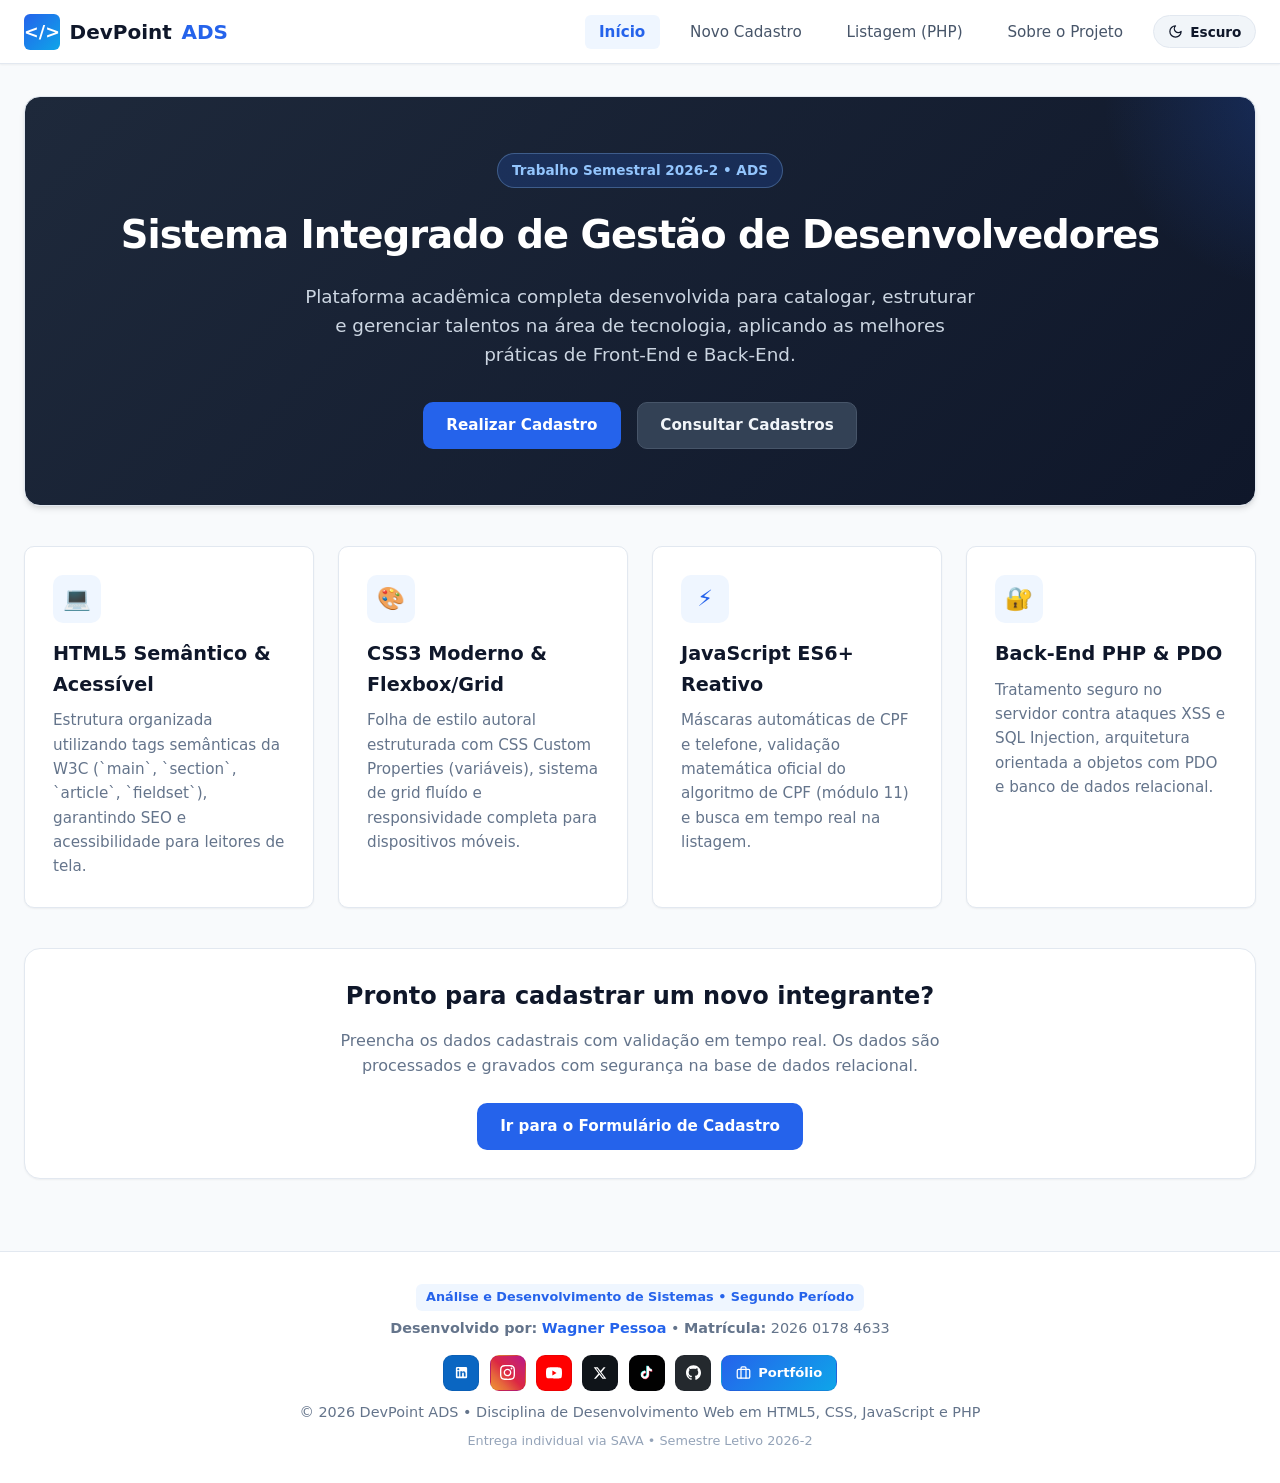
<file: Introducao_Programacao_De_Computadores/Desenv. Web em Html5, Css, Javascript e Php/index.html>
<!DOCTYPE html>
<html lang="pt-BR">
<head>
    <meta charset="UTF-8">
    <meta name="viewport" content="width=device-width, initial-scale=1.0">
    <title>DevPoint ADS - Gestão de Talentos em Tecnologia</title>
    <script>
        (function () {
            var t = localStorage.getItem('devpoint-theme');
            if (!t) t = window.matchMedia('(prefers-color-scheme: dark)').matches ? 'dark' : 'light';
            document.documentElement.setAttribute('data-theme', t);
        })();
    </script>
    <link rel="stylesheet" href="css/style.css">
</head>
<body>

    <!-- CABEÇALHO / NAVBAR -->
    <header class="navbar">
        <div class="nav-container">
            <a href="index.html" class="brand">
                <div class="brand-icon">&lt;/&gt;</div>
                DevPoint <span>ADS</span>
            </a>
            <nav>
                <ul class="nav-links">
                    <li><a href="index.html" class="active">Início</a></li>
                    <li><a href="cadastro.html">Novo Cadastro</a></li>
                    <li><a href="listar.php">Listagem (PHP)</a></li>
                    <li><a href="sobre.html">Sobre o Projeto</a></li>
                    <li>
                        <button type="button" id="theme-toggle" class="theme-toggle-btn" aria-label="Alternar tema claro e escuro">
                            <span>Escuro</span>
                        </button>
                    </li>
                </ul>
            </nav>
        </div>
    </header>

    <!-- CONTEÚDO PRINCIPAL -->
    <main class="main-wrapper">

        <!-- HERO SECTION -->
        <section class="hero">
            <span class="hero-tag">Trabalho Semestral 2026-2 &bull; ADS</span>
            <h1>Sistema Integrado de Gestão de Desenvolvedores</h1>
            <p>
                Plataforma acadêmica completa desenvolvida para catalogar, estruturar e gerenciar talentos na área de tecnologia, aplicando as melhores práticas de Front-End e Back-End.
            </p>
            <div class="hero-actions">
                <a href="cadastro.html" class="btn btn-primary">Realizar Cadastro</a>
                <a href="listar.php" class="btn btn-secondary">Consultar Cadastros</a>
            </div>
        </section>

        <!-- CARDS DE RECURSOS / ARQUITETURA -->
        <section class="grid-cards">
            <article class="card">
                <div class="card-icon">&#128187;</div>
                <h3>HTML5 Semântico &amp; Acessível</h3>
                <p>
                    Estrutura organizada utilizando tags semânticas da W3C (`main`, `section`, `article`, `fieldset`), garantindo SEO e acessibilidade para leitores de tela.
                </p>
            </article>

            <article class="card">
                <div class="card-icon">&#127912;</div>
                <h3>CSS3 Moderno &amp; Flexbox/Grid</h3>
                <p>
                    Folha de estilo autoral estruturada com CSS Custom Properties (variáveis), sistema de grid fluído e responsividade completa para dispositivos móveis.
                </p>
            </article>

            <article class="card">
                <div class="card-icon">&#9889;</div>
                <h3>JavaScript ES6+ Reativo</h3>
                <p>
                    Máscaras automáticas de CPF e telefone, validação matemática oficial do algoritmo de CPF (módulo 11) e busca em tempo real na listagem.
                </p>
            </article>

            <article class="card">
                <div class="card-icon">&#128272;</div>
                <h3>Back-End PHP &amp; PDO</h3>
                <p>
                    Tratamento seguro no servidor contra ataques XSS e SQL Injection, arquitetura orientada a objetos com PDO e banco de dados relacional.
                </p>
            </article>
        </section>

        <!-- BANNER DE RESUMO OPERACIONAL -->
        <div class="table-card" style="text-align: center; margin-bottom: 2.5rem;">
            <h2>Pronto para cadastrar um novo integrante?</h2>
            <p style="color: var(--text-muted); margin: 0.8rem auto 1.5rem; max-width: 600px;">
                Preencha os dados cadastrais com validação em tempo real. Os dados são processados e gravados com segurança na base de dados relacional.
            </p>
            <a href="cadastro.html" class="btn btn-primary">Ir para o Formulário de Cadastro</a>
        </div>

    </main>

    <!-- RODAPÉ -->
    <footer>
        <div class="footer-content">
            <span class="footer-badge">Análise e Desenvolvimento de Sistemas &bull; Segundo Período</span>
            <p><strong>Desenvolvido por:</strong> <a href="https://wagnerpessoa.me" target="_blank" rel="noopener noreferrer" class="author-name-link" title="Acessar Portfólio de Wagner Pessoa">Wagner Pessoa</a> &bull; <strong>Matrícula:</strong> 2026 0178 4633</p>
            <div class="footer-socials">
                <a href="https://www.linkedin.com/in/wagnerpessoadev/" target="_blank" rel="noopener noreferrer" class="social-btn social-btn-linkedin" title="LinkedIn">
                    <svg viewBox="0 0 24 24" width="15" height="15" fill="currentColor" aria-hidden="true"><path d="M19 3a2 2 0 0 1 2 2v14a2 2 0 0 1-2 2H5a2 2 0 0 1-2-2V5a2 2 0 0 1 2-2h14m-.5 15.5v-5.3a3.26 3.26 0 0 0-3.26-3.26c-.85 0-1.84.52-2.28 1.3v-1.11h-2.79v8.37h2.79v-4.93c0-.77.62-1.4 1.39-1.4a1.4 1.4 0 0 1 1.4 1.4v4.93h2.75M6.88 8.56a1.68 1.68 0 0 0 1.68-1.68c0-.93-.75-1.69-1.68-1.69a1.69 1.69 0 0 0-1.69 1.69c0 .93.76 1.68 1.69 1.68m1.39 9.94v-8.37H5.5v8.37h2.77z"/></svg>
                </a>
                <a href="https://www.instagram.com/wagnerpessoadev/" target="_blank" rel="noopener noreferrer" class="social-btn social-btn-instagram" title="Instagram">
                    <svg viewBox="0 0 24 24" width="15" height="15" fill="currentColor" aria-hidden="true"><path d="M12 2.163c3.204 0 3.584.012 4.85.07 3.252.148 4.771 1.691 4.919 4.919.058 1.265.069 1.645.069 4.849 0 3.205-.012 3.584-.069 4.849-.149 3.225-1.664 4.771-4.919 4.919-1.266.058-1.644.07-4.85.07-3.204 0-3.584-.012-4.849-.07-3.26-.149-4.771-1.699-4.919-4.92-.058-1.265-.07-1.644-.07-4.849 0-3.204.013-3.583.07-4.849.149-3.227 1.664-4.771 4.919-4.919 1.266-.057 1.645-.069 4.849-.069zm0-2.163c-3.259 0-3.667.014-4.947.072-4.358.2-6.78 2.618-6.98 6.98-.059 1.281-.073 1.689-.073 4.948 0 3.259.014 3.668.072 4.948.2 4.358 2.618 6.78 6.98 6.98 1.281.058 1.689.072 4.948.072 3.259 0 3.668-.014 4.948-.072 4.354-.2 6.782-2.618 6.979-6.98.059-1.28.073-1.689.073-4.948 0-3.259-.014-3.667-.072-4.947-.196-4.354-2.617-6.78-6.979-6.98-1.281-.059-1.69-.073-4.949-.073zm0 5.838c-3.403 0-6.162 2.759-6.162 6.162s2.759 6.163 6.162 6.163 6.162-2.759 6.162-6.163c0-3.403-2.759-6.162-6.162-6.162zm0 10.162c-2.209 0-4-1.79-4-4 0-2.209 1.791-4 4-4s4 1.791 4 4c0 2.21-1.791 4-4 4zm6.406-11.845c-.796 0-1.441.645-1.441 1.44s.645 1.44 1.441 1.44c.795 0 1.439-.645 1.439-1.44s-.644-1.44-1.439-1.44z"/></svg>
                </a>
                <a href="https://www.youtube.com/@wagnerpessoaDEV" target="_blank" rel="noopener noreferrer" class="social-btn social-btn-youtube" title="YouTube">
                    <svg viewBox="0 0 24 24" width="16" height="16" fill="currentColor" aria-hidden="true"><path d="M23.498 6.186a3.016 3.016 0 0 0-2.122-2.136C19.505 3.545 12 3.545 12 3.545s-7.505 0-9.377.505A3.017 3.017 0 0 0 .502 6.186C0 8.07 0 12 0 12s0 3.93.502 5.814a3.016 3.016 0 0 0 2.122 2.136c1.871.505 9.376.505 9.376.505s7.505 0 9.377-.505a3.015 3.015 0 0 0 2.122-2.136C24 15.93 24 12 24 12s0-3.93-.502-5.814zM9.545 15.568V8.432L15.818 12l-6.273 3.568z"/></svg>
                </a>
                <a href="https://x.com/WagnerPessoaDEV" target="_blank" rel="noopener noreferrer" class="social-btn social-btn-x" title="X (Twitter)">
                    <svg viewBox="0 0 24 24" width="14" height="14" fill="currentColor" aria-hidden="true"><path d="M18.244 2.25h3.308l-7.227 8.26 8.502 11.24H16.17l-5.214-6.817L4.99 21.75H1.68l7.73-8.835L1.254 2.25H8.08l4.713 6.231zm-1.161 17.52h1.833L7.084 4.126H5.117z"/></svg>
                </a>
                <a href="https://www.tiktok.com/@wagnerpessoadev" target="_blank" rel="noopener noreferrer" class="social-btn social-btn-tiktok" title="TikTok">
                    <svg viewBox="0 0 24 24" width="15" height="15" aria-hidden="true">
                        <path transform="translate(-0.7, -0.7)" fill="#25F4EE" d="M19.59 6.69a4.83 4.83 0 0 1-3.77-4.25V2h-3.45v13.67a2.89 2.89 0 0 1-5.2 1.74 2.89 2.89 0 0 1 2.31-4.64 2.93 2.93 0 0 1 .88.13V9.4a6.84 6.84 0 0 0-1-.05A6.33 6.33 0 0 0 5 20.1a6.34 6.34 0 0 0 10.86-4.43v-7a8.16 8.16 0 0 0 4.77 1.52v-3.4a4.85 4.85 0 0 1-1-.1z"/>
                        <path transform="translate(0.7, 0.7)" fill="#FE2C55" d="M19.59 6.69a4.83 4.83 0 0 1-3.77-4.25V2h-3.45v13.67a2.89 2.89 0 0 1-5.2 1.74 2.89 2.89 0 0 1 2.31-4.64 2.93 2.93 0 0 1 .88.13V9.4a6.84 6.84 0 0 0-1-.05A6.33 6.33 0 0 0 5 20.1a6.34 6.34 0 0 0 10.86-4.43v-7a8.16 8.16 0 0 0 4.77 1.52v-3.4a4.85 4.85 0 0 1-1-.1z"/>
                        <path fill="#FFFFFF" d="M19.59 6.69a4.83 4.83 0 0 1-3.77-4.25V2h-3.45v13.67a2.89 2.89 0 0 1-5.2 1.74 2.89 2.89 0 0 1 2.31-4.64 2.93 2.93 0 0 1 .88.13V9.4a6.84 6.84 0 0 0-1-.05A6.33 6.33 0 0 0 5 20.1a6.34 6.34 0 0 0 10.86-4.43v-7a8.16 8.16 0 0 0 4.77 1.52v-3.4a4.85 4.85 0 0 1-1-.1z"/>
                    </svg>
                </a>
                <a href="https://github.com/WagnerPessoaDEV" target="_blank" rel="noopener noreferrer" class="social-btn social-btn-github" title="GitHub">
                    <svg viewBox="0 0 24 24" width="15" height="15" fill="currentColor" aria-hidden="true"><path d="M12 .297c-6.63 0-12 5.373-12 12 0 5.303 3.438 9.8 8.205 11.385.6.113.82-.258.82-.577 0-.285-.01-1.04-.015-2.04-3.338.724-4.042-1.61-4.042-1.61C4.422 18.07 3.633 17.7 3.633 17.7c-1.087-.744.084-.729.084-.729 1.205.084 1.838 1.236 1.838 1.236 1.07 1.835 2.809 1.305 3.495.998.108-.776.417-1.305.76-1.605-2.665-.3-5.466-1.332-5.466-5.93 0-1.31.465-2.38 1.235-3.22-.135-.303-.54-1.523.105-3.176 0 0 1.005-.322 3.3 1.23.96-.267 1.98-.399 3-.405 1.02.006 2.04.138 3 .405 2.28-1.552 3.285-1.23 3.285-1.23.645 1.653.24 2.873.12 3.176.765.84 1.23 1.91 1.23 3.22 0 4.61-2.805 5.625-5.475 5.92.42.36.81 1.096.81 2.22 0 1.606-.015 2.896-.015 3.286 0 .315.21.69.825.57C20.565 22.092 24 17.592 24 12.297c0-6.627-5.373-12-12-12"/></svg>
                </a>
                <a href="https://wagnerpessoa.me" target="_blank" rel="noopener noreferrer" class="social-btn social-btn-portfolio" title="Meu Portfólio">
                    <svg viewBox="0 0 24 24" width="15" height="15" fill="none" stroke="currentColor" stroke-width="2" stroke-linecap="round" stroke-linejoin="round" aria-hidden="true"><rect width="20" height="14" x="2" y="7" rx="2" ry="2"/><path d="M16 21V5a2 2 0 0 0-2-2h-4a2 2 0 0 0-2 2v16"/></svg>
                    <span>Portfólio</span>
                </a>
            </div>
            <p>&copy; 2026 DevPoint ADS &bull; Disciplina de Desenvolvimento Web em HTML5, CSS, JavaScript e PHP</p>
            <p style="font-size: 0.8rem; color: #94a3b8;">Entrega individual via SAVA &bull; Semestre Letivo 2026-2</p>
        </div>
    </footer>

    <script src="js/main.js"></script>
</body>
</html>
</file>
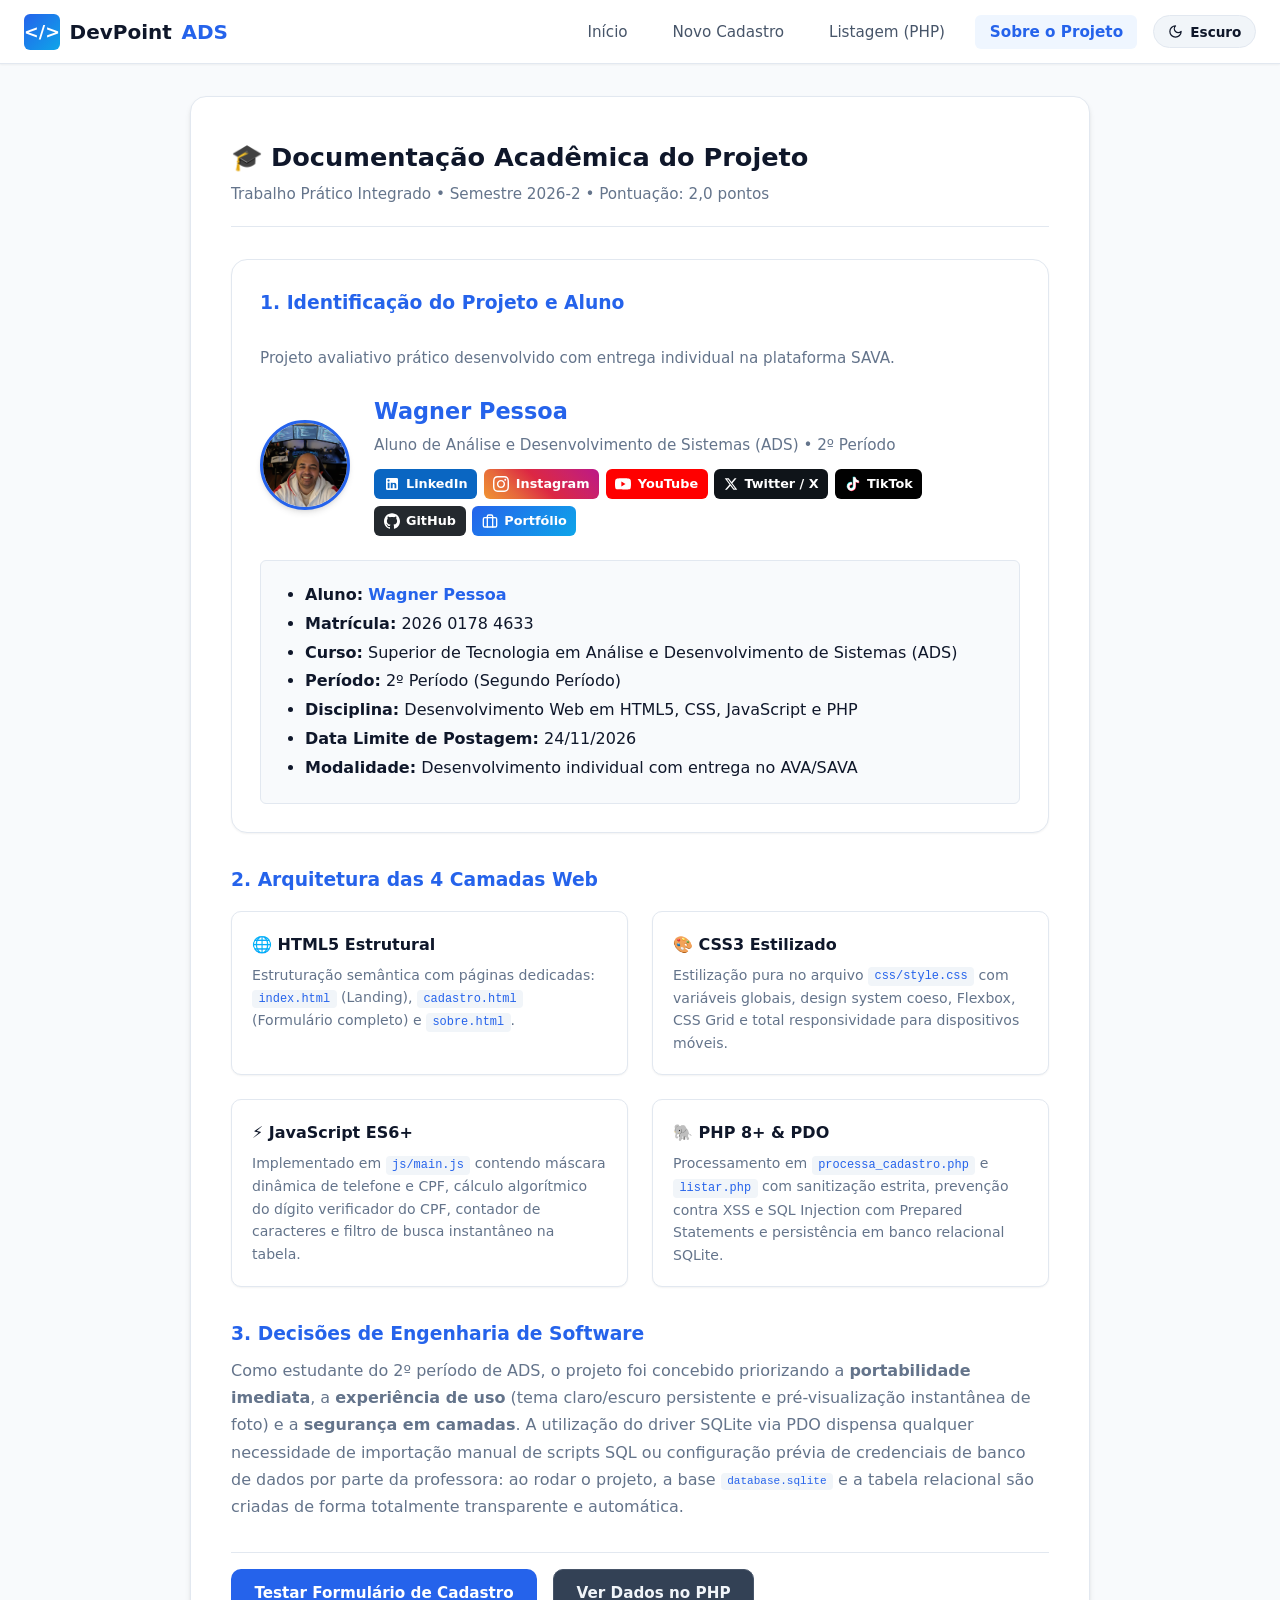
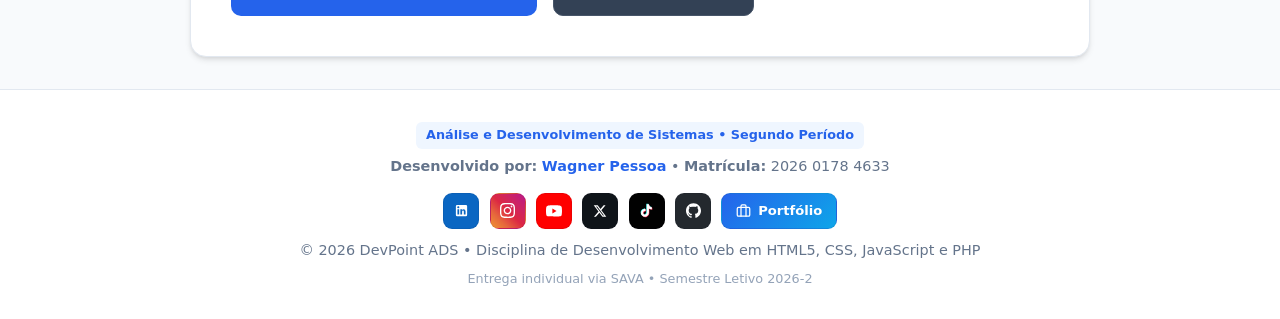
<file: Introducao_Programacao_De_Computadores/Desenv. Web em Html5, Css, Javascript e Php/sobre.html>
<!DOCTYPE html>
<html lang="pt-BR">
<head>
    <meta charset="UTF-8">
    <meta name="viewport" content="width=device-width, initial-scale=1.0">
    <title>Sobre o Projeto - DevPoint ADS</title>
    <script>
        (function () {
            var t = localStorage.getItem('devpoint-theme');
            if (!t) t = window.matchMedia('(prefers-color-scheme: dark)').matches ? 'dark' : 'light';
            document.documentElement.setAttribute('data-theme', t);
        })();
    </script>
    <link rel="stylesheet" href="css/style.css">
</head>
<body>

    <!-- CABEÇALHO / NAVBAR -->
    <header class="navbar">
        <div class="nav-container">
            <a href="index.html" class="brand">
                <div class="brand-icon">&lt;/&gt;</div>
                DevPoint <span>ADS</span>
            </a>
            <nav>
                <ul class="nav-links">
                    <li><a href="index.html">Início</a></li>
                    <li><a href="cadastro.html">Novo Cadastro</a></li>
                    <li><a href="listar.php">Listagem (PHP)</a></li>
                    <li><a href="sobre.html" class="active">Sobre o Projeto</a></li>
                    <li>
                        <button type="button" id="theme-toggle" class="theme-toggle-btn" aria-label="Alternar tema claro e escuro">
                            <span>Escuro</span>
                        </button>
                    </li>
                </ul>
            </nav>
        </div>
    </header>

    <!-- CONTEÚDO PRINCIPAL -->
    <main class="main-wrapper">

        <section class="form-card" style="max-width: 900px;">
            <div class="form-header">
                <h2><span>&#127891;</span> Documentação Acadêmica do Projeto</h2>
                <p>Trabalho Prático Integrado &bull; Semestre 2026-2 &bull; Pontuação: 2,0 pontos</p>
            </div>

            <div style="display: flex; flex-direction: column; gap: 2rem;">
                
                <!-- IDENTIFICAÇÃO ACADÊMICA E PERFIL DO ALUNO -->
                <article class="author-card">
                    <h3 style="color: var(--primary); margin-bottom: 0.2rem;">1. Identificação do Projeto e Aluno</h3>
                    <p style="color: var(--text-muted); font-size: 0.95rem;">
                        Projeto avaliativo prático desenvolvido com entrega individual na plataforma SAVA.
                    </p>

                    <div class="author-card-header">
                        <div class="author-avatar-wrapper">
                            <!-- FOTO DE PERFIL DO WAGNER -->
                            <img src="img/wagner-perfil.png" alt="Foto de Perfil de Wagner Pessoa" class="author-avatar-img" id="author-profile-img" onerror="this.onerror=null; this.src='img/avatar-default.svg';">
                        </div>

                        <div class="author-info">
                            <h3><a href="https://wagnerpessoa.me" target="_blank" rel="noopener noreferrer" class="author-name-link" title="Acessar Portfólio de Wagner Pessoa">Wagner Pessoa</a></h3>
                            <p class="author-subtitle">Aluno de Análise e Desenvolvimento de Sistemas (ADS) &bull; 2º Período</p>
                            
                            <!-- LINKS PARA REDES SOCIAIS COM ÍCONES OFICIAIS -->
                            <div class="author-socials">
                                <a href="https://www.linkedin.com/in/wagnerpessoadev/" target="_blank" rel="noopener noreferrer" class="social-btn social-btn-linkedin" title="LinkedIn">
                                    <svg viewBox="0 0 24 24" width="16" height="16" fill="currentColor" aria-hidden="true"><path d="M19 3a2 2 0 0 1 2 2v14a2 2 0 0 1-2 2H5a2 2 0 0 1-2-2V5a2 2 0 0 1 2-2h14m-.5 15.5v-5.3a3.26 3.26 0 0 0-3.26-3.26c-.85 0-1.84.52-2.28 1.3v-1.11h-2.79v8.37h2.79v-4.93c0-.77.62-1.4 1.39-1.4a1.4 1.4 0 0 1 1.4 1.4v4.93h2.75M6.88 8.56a1.68 1.68 0 0 0 1.68-1.68c0-.93-.75-1.69-1.68-1.69a1.69 1.69 0 0 0-1.69 1.69c0 .93.76 1.68 1.69 1.68m1.39 9.94v-8.37H5.5v8.37h2.77z"/></svg>
                                    LinkedIn
                                </a>
                                <a href="https://www.instagram.com/wagnerpessoadev/" target="_blank" rel="noopener noreferrer" class="social-btn social-btn-instagram" title="Instagram">
                                    <svg viewBox="0 0 24 24" width="16" height="16" fill="currentColor" aria-hidden="true"><path d="M12 2.163c3.204 0 3.584.012 4.85.07 3.252.148 4.771 1.691 4.919 4.919.058 1.265.069 1.645.069 4.849 0 3.205-.012 3.584-.069 4.849-.149 3.225-1.664 4.771-4.919 4.919-1.266.058-1.644.07-4.85.07-3.204 0-3.584-.012-4.849-.07-3.26-.149-4.771-1.699-4.919-4.92-.058-1.265-.07-1.644-.07-4.849 0-3.204.013-3.583.07-4.849.149-3.227 1.664-4.771 4.919-4.919 1.266-.057 1.645-.069 4.849-.069zm0-2.163c-3.259 0-3.667.014-4.947.072-4.358.2-6.78 2.618-6.98 6.98-.059 1.281-.073 1.689-.073 4.948 0 3.259.014 3.668.072 4.948.2 4.358 2.618 6.78 6.98 6.98 1.281.058 1.689.072 4.948.072 3.259 0 3.668-.014 4.948-.072 4.354-.2 6.782-2.618 6.979-6.98.059-1.28.073-1.689.073-4.948 0-3.259-.014-3.667-.072-4.947-.196-4.354-2.617-6.78-6.979-6.98-1.281-.059-1.69-.073-4.949-.073zm0 5.838c-3.403 0-6.162 2.759-6.162 6.162s2.759 6.163 6.162 6.163 6.162-2.759 6.162-6.163c0-3.403-2.759-6.162-6.162-6.162zm0 10.162c-2.209 0-4-1.79-4-4 0-2.209 1.791-4 4-4s4 1.791 4 4c0 2.21-1.791 4-4 4zm6.406-11.845c-.796 0-1.441.645-1.441 1.44s.645 1.44 1.441 1.44c.795 0 1.439-.645 1.439-1.44s-.644-1.44-1.439-1.44z"/></svg>
                                    Instagram
                                </a>
                                <a href="https://www.youtube.com/@wagnerpessoaDEV" target="_blank" rel="noopener noreferrer" class="social-btn social-btn-youtube" title="YouTube">
                                    <svg viewBox="0 0 24 24" width="16" height="16" fill="currentColor" aria-hidden="true"><path d="M23.498 6.186a3.016 3.016 0 0 0-2.122-2.136C19.505 3.545 12 3.545 12 3.545s-7.505 0-9.377.505A3.017 3.017 0 0 0 .502 6.186C0 8.07 0 12 0 12s0 3.93.502 5.814a3.016 3.016 0 0 0 2.122 2.136c1.871.505 9.376.505 9.376.505s7.505 0 9.377-.505a3.015 3.015 0 0 0 2.122-2.136C24 15.93 24 12 24 12s0-3.93-.502-5.814zM9.545 15.568V8.432L15.818 12l-6.273 3.568z"/></svg>
                                    YouTube
                                </a>
                                <a href="https://x.com/WagnerPessoaDEV" target="_blank" rel="noopener noreferrer" class="social-btn social-btn-x" title="X (Twitter)">
                                    <svg viewBox="0 0 24 24" width="14" height="14" fill="currentColor" aria-hidden="true"><path d="M18.244 2.25h3.308l-7.227 8.26 8.502 11.24H16.17l-5.214-6.817L4.99 21.75H1.68l7.73-8.835L1.254 2.25H8.08l4.713 6.231zm-1.161 17.52h1.833L7.084 4.126H5.117z"/></svg>
                                    Twitter / X
                                </a>
                                <a href="https://www.tiktok.com/@wagnerpessoadev" target="_blank" rel="noopener noreferrer" class="social-btn social-btn-tiktok" title="TikTok">
                                    <svg viewBox="0 0 24 24" width="16" height="16" aria-hidden="true">
                                        <path transform="translate(-0.7, -0.7)" fill="#25F4EE" d="M19.59 6.69a4.83 4.83 0 0 1-3.77-4.25V2h-3.45v13.67a2.89 2.89 0 0 1-5.2 1.74 2.89 2.89 0 0 1 2.31-4.64 2.93 2.93 0 0 1 .88.13V9.4a6.84 6.84 0 0 0-1-.05A6.33 6.33 0 0 0 5 20.1a6.34 6.34 0 0 0 10.86-4.43v-7a8.16 8.16 0 0 0 4.77 1.52v-3.4a4.85 4.85 0 0 1-1-.1z"/>
                                        <path transform="translate(0.7, 0.7)" fill="#FE2C55" d="M19.59 6.69a4.83 4.83 0 0 1-3.77-4.25V2h-3.45v13.67a2.89 2.89 0 0 1-5.2 1.74 2.89 2.89 0 0 1 2.31-4.64 2.93 2.93 0 0 1 .88.13V9.4a6.84 6.84 0 0 0-1-.05A6.33 6.33 0 0 0 5 20.1a6.34 6.34 0 0 0 10.86-4.43v-7a8.16 8.16 0 0 0 4.77 1.52v-3.4a4.85 4.85 0 0 1-1-.1z"/>
                                        <path fill="#FFFFFF" d="M19.59 6.69a4.83 4.83 0 0 1-3.77-4.25V2h-3.45v13.67a2.89 2.89 0 0 1-5.2 1.74 2.89 2.89 0 0 1 2.31-4.64 2.93 2.93 0 0 1 .88.13V9.4a6.84 6.84 0 0 0-1-.05A6.33 6.33 0 0 0 5 20.1a6.34 6.34 0 0 0 10.86-4.43v-7a8.16 8.16 0 0 0 4.77 1.52v-3.4a4.85 4.85 0 0 1-1-.1z"/>
                                    </svg>
                                    TikTok
                                </a>
                                <a href="https://github.com/WagnerPessoaDEV" target="_blank" rel="noopener noreferrer" class="social-btn social-btn-github" title="GitHub">
                                    <svg viewBox="0 0 24 24" width="16" height="16" fill="currentColor" aria-hidden="true"><path d="M12 .297c-6.63 0-12 5.373-12 12 0 5.303 3.438 9.8 8.205 11.385.6.113.82-.258.82-.577 0-.285-.01-1.04-.015-2.04-3.338.724-4.042-1.61-4.042-1.61C4.422 18.07 3.633 17.7 3.633 17.7c-1.087-.744.084-.729.084-.729 1.205.084 1.838 1.236 1.838 1.236 1.07 1.835 2.809 1.305 3.495.998.108-.776.417-1.305.76-1.605-2.665-.3-5.466-1.332-5.466-5.93 0-1.31.465-2.38 1.235-3.22-.135-.303-.54-1.523.105-3.176 0 0 1.005-.322 3.3 1.23.96-.267 1.98-.399 3-.405 1.02.006 2.04.138 3 .405 2.28-1.552 3.285-1.23 3.285-1.23.645 1.653.24 2.873.12 3.176.765.84 1.23 1.91 1.23 3.22 0 4.61-2.805 5.625-5.475 5.92.42.36.81 1.096.81 2.22 0 1.606-.015 2.896-.015 3.286 0 .315.21.69.825.57C20.565 22.092 24 17.592 24 12.297c0-6.627-5.373-12-12-12"/></svg>
                                    GitHub
                                </a>
                                <a href="https://wagnerpessoa.me" target="_blank" rel="noopener noreferrer" class="social-btn social-btn-portfolio" title="Meu Portfólio">
                                    <svg viewBox="0 0 24 24" width="16" height="16" fill="none" stroke="currentColor" stroke-width="2" stroke-linecap="round" stroke-linejoin="round" aria-hidden="true"><rect width="20" height="14" x="2" y="7" rx="2" ry="2"/><path d="M16 21V5a2 2 0 0 0-2-2h-4a2 2 0 0 0-2 2v16"/></svg>
                                    Portfólio
                                </a>
                            </div>
                        </div>
                    </div>

                    <div style="background-color: var(--bg-page); padding: 1.25rem; border-radius: var(--radius-sm); border: 1px solid var(--border-color);">
                        <ul style="margin-left: 1.5rem; line-height: 1.8; color: var(--text-main);">
                            <li><strong>Aluno:</strong> <a href="https://wagnerpessoa.me" target="_blank" rel="noopener noreferrer" class="author-name-link" title="Acessar Portfólio de Wagner Pessoa">Wagner Pessoa</a></li>
                            <li><strong>Matrícula:</strong> 2026 0178 4633</li>
                            <li><strong>Curso:</strong> Superior de Tecnologia em Análise e Desenvolvimento de Sistemas (ADS)</li>
                            <li><strong>Período:</strong> 2º Período (Segundo Período)</li>
                            <li><strong>Disciplina:</strong> Desenvolvimento Web em HTML5, CSS, JavaScript e PHP</li>
                            <li><strong>Data Limite de Postagem:</strong> 24/11/2026</li>
                            <li><strong>Modalidade:</strong> Desenvolvimento individual com entrega no AVA/SAVA</li>
                        </ul>
                    </div>
                </article>

                <!-- ARQUITETURA E CAMADAS TÉCNICAS -->
                <article>
                    <h3 style="color: var(--primary); margin-bottom: 0.5rem;">2. Arquitetura das 4 Camadas Web</h3>
                    <div class="grid-cards" style="margin-top: 1rem; margin-bottom: 0;">
                        <div class="card" style="padding: 1.25rem;">
                            <h4>&#127760; HTML5 Estrutural</h4>
                            <p style="font-size: 0.88rem; margin-top: 0.4rem;">
                                Estruturação semântica com páginas dedicadas: <code>index.html</code> (Landing), <code>cadastro.html</code> (Formulário completo) e <code>sobre.html</code>.
                            </p>
                        </div>
                        <div class="card" style="padding: 1.25rem;">
                            <h4>&#127912; CSS3 Estilizado</h4>
                            <p style="font-size: 0.88rem; margin-top: 0.4rem;">
                                Estilização pura no arquivo <code>css/style.css</code> com variáveis globais, design system coeso, Flexbox, CSS Grid e total responsividade para dispositivos móveis.
                            </p>
                        </div>
                        <div class="card" style="padding: 1.25rem;">
                            <h4>&#9889; JavaScript ES6+</h4>
                            <p style="font-size: 0.88rem; margin-top: 0.4rem;">
                                Implementado em <code>js/main.js</code> contendo máscara dinâmica de telefone e CPF, cálculo algorítmico do dígito verificador do CPF, contador de caracteres e filtro de busca instantâneo na tabela.
                            </p>
                        </div>
                        <div class="card" style="padding: 1.25rem;">
                            <h4>&#128024; PHP 8+ &amp; PDO</h4>
                            <p style="font-size: 0.88rem; margin-top: 0.4rem;">
                                Processamento em <code>processa_cadastro.php</code> e <code>listar.php</code> com sanitização estrita, prevenção contra XSS e SQL Injection com Prepared Statements e persistência em banco relacional SQLite.
                            </p>
                        </div>
                    </div>
                </article>

                <!-- DIFERENCIAIS DE ENGENHARIA -->
                <article>
                    <h3 style="color: var(--primary); margin-bottom: 0.5rem;">3. Decisões de Engenharia de Software</h3>
                    <p style="color: var(--text-muted); line-height: 1.7;">
                        Como estudante do 2º período de ADS, o projeto foi concebido priorizando a <strong>portabilidade imediata</strong>, a <strong>experiência de uso</strong> (tema claro/escuro persistente e pré-visualização instantânea de foto) e a <strong>segurança em camadas</strong>. 
                        A utilização do driver SQLite via PDO dispensa qualquer necessidade de importação manual de scripts SQL ou configuração prévia de credenciais de banco de dados por parte da professora: ao rodar o projeto, a base <code>database.sqlite</code> e a tabela relacional são criadas de forma totalmente transparente e automática.
                    </p>
                </article>

                <!-- LINKS DE ACESSO RÁPIDO -->
                <div style="display: flex; gap: 1rem; flex-wrap: wrap; justify-content: flex-start; padding-top: 1rem; border-top: 1px solid var(--border-color);">
                    <a href="cadastro.html" class="btn btn-primary">Testar Formulário de Cadastro</a>
                    <a href="listar.php" class="btn btn-secondary">Ver Dados no PHP</a>
                </div>

            </div>
        </section>

    </main>

    <!-- RODAPÉ -->
    <footer>
        <div class="footer-content">
            <span class="footer-badge">Análise e Desenvolvimento de Sistemas &bull; Segundo Período</span>
            <p><strong>Desenvolvido por:</strong> <a href="https://wagnerpessoa.me" target="_blank" rel="noopener noreferrer" class="author-name-link" title="Acessar Portfólio de Wagner Pessoa">Wagner Pessoa</a> &bull; <strong>Matrícula:</strong> 2026 0178 4633</p>
            <div class="footer-socials">
                <a href="https://www.linkedin.com/in/wagnerpessoadev/" target="_blank" rel="noopener noreferrer" class="social-btn social-btn-linkedin" title="LinkedIn">
                    <svg viewBox="0 0 24 24" width="15" height="15" fill="currentColor" aria-hidden="true"><path d="M19 3a2 2 0 0 1 2 2v14a2 2 0 0 1-2 2H5a2 2 0 0 1-2-2V5a2 2 0 0 1 2-2h14m-.5 15.5v-5.3a3.26 3.26 0 0 0-3.26-3.26c-.85 0-1.84.52-2.28 1.3v-1.11h-2.79v8.37h2.79v-4.93c0-.77.62-1.4 1.39-1.4a1.4 1.4 0 0 1 1.4 1.4v4.93h2.75M6.88 8.56a1.68 1.68 0 0 0 1.68-1.68c0-.93-.75-1.69-1.68-1.69a1.69 1.69 0 0 0-1.69 1.69c0 .93.76 1.68 1.69 1.68m1.39 9.94v-8.37H5.5v8.37h2.77z"/></svg>
                </a>
                <a href="https://www.instagram.com/wagnerpessoadev/" target="_blank" rel="noopener noreferrer" class="social-btn social-btn-instagram" title="Instagram">
                    <svg viewBox="0 0 24 24" width="15" height="15" fill="currentColor" aria-hidden="true"><path d="M12 2.163c3.204 0 3.584.012 4.85.07 3.252.148 4.771 1.691 4.919 4.919.058 1.265.069 1.645.069 4.849 0 3.205-.012 3.584-.069 4.849-.149 3.225-1.664 4.771-4.919 4.919-1.266.058-1.644.07-4.85.07-3.204 0-3.584-.012-4.849-.07-3.26-.149-4.771-1.699-4.919-4.92-.058-1.265-.07-1.644-.07-4.849 0-3.204.013-3.583.07-4.849.149-3.227 1.664-4.771 4.919-4.919 1.266-.057 1.645-.069 4.849-.069zm0-2.163c-3.259 0-3.667.014-4.947.072-4.358.2-6.78 2.618-6.98 6.98-.059 1.281-.073 1.689-.073 4.948 0 3.259.014 3.668.072 4.948.2 4.358 2.618 6.78 6.98 6.98 1.281.058 1.689.072 4.948.072 3.259 0 3.668-.014 4.948-.072 4.354-.2 6.782-2.618 6.979-6.98.059-1.28.073-1.689.073-4.948 0-3.259-.014-3.667-.072-4.947-.196-4.354-2.617-6.78-6.979-6.98-1.281-.059-1.69-.073-4.949-.073zm0 5.838c-3.403 0-6.162 2.759-6.162 6.162s2.759 6.163 6.162 6.163 6.162-2.759 6.162-6.163c0-3.403-2.759-6.162-6.162-6.162zm0 10.162c-2.209 0-4-1.79-4-4 0-2.209 1.791-4 4-4s4 1.791 4 4c0 2.21-1.791 4-4 4zm6.406-11.845c-.796 0-1.441.645-1.441 1.44s.645 1.44 1.441 1.44c.795 0 1.439-.645 1.439-1.44s-.644-1.44-1.439-1.44z"/></svg>
                </a>
                <a href="https://www.youtube.com/@wagnerpessoaDEV" target="_blank" rel="noopener noreferrer" class="social-btn social-btn-youtube" title="YouTube">
                    <svg viewBox="0 0 24 24" width="16" height="16" fill="currentColor" aria-hidden="true"><path d="M23.498 6.186a3.016 3.016 0 0 0-2.122-2.136C19.505 3.545 12 3.545 12 3.545s-7.505 0-9.377.505A3.017 3.017 0 0 0 .502 6.186C0 8.07 0 12 0 12s0 3.93.502 5.814a3.016 3.016 0 0 0 2.122 2.136c1.871.505 9.376.505 9.376.505s7.505 0 9.377-.505a3.015 3.015 0 0 0 2.122-2.136C24 15.93 24 12 24 12s0-3.93-.502-5.814zM9.545 15.568V8.432L15.818 12l-6.273 3.568z"/></svg>
                </a>
                <a href="https://x.com/WagnerPessoaDEV" target="_blank" rel="noopener noreferrer" class="social-btn social-btn-x" title="X (Twitter)">
                    <svg viewBox="0 0 24 24" width="14" height="14" fill="currentColor" aria-hidden="true"><path d="M18.244 2.25h3.308l-7.227 8.26 8.502 11.24H16.17l-5.214-6.817L4.99 21.75H1.68l7.73-8.835L1.254 2.25H8.08l4.713 6.231zm-1.161 17.52h1.833L7.084 4.126H5.117z"/></svg>
                </a>
                <a href="https://www.tiktok.com/@wagnerpessoadev" target="_blank" rel="noopener noreferrer" class="social-btn social-btn-tiktok" title="TikTok">
                    <svg viewBox="0 0 24 24" width="15" height="15" aria-hidden="true">
                        <path transform="translate(-0.7, -0.7)" fill="#25F4EE" d="M19.59 6.69a4.83 4.83 0 0 1-3.77-4.25V2h-3.45v13.67a2.89 2.89 0 0 1-5.2 1.74 2.89 2.89 0 0 1 2.31-4.64 2.93 2.93 0 0 1 .88.13V9.4a6.84 6.84 0 0 0-1-.05A6.33 6.33 0 0 0 5 20.1a6.34 6.34 0 0 0 10.86-4.43v-7a8.16 8.16 0 0 0 4.77 1.52v-3.4a4.85 4.85 0 0 1-1-.1z"/>
                        <path transform="translate(0.7, 0.7)" fill="#FE2C55" d="M19.59 6.69a4.83 4.83 0 0 1-3.77-4.25V2h-3.45v13.67a2.89 2.89 0 0 1-5.2 1.74 2.89 2.89 0 0 1 2.31-4.64 2.93 2.93 0 0 1 .88.13V9.4a6.84 6.84 0 0 0-1-.05A6.33 6.33 0 0 0 5 20.1a6.34 6.34 0 0 0 10.86-4.43v-7a8.16 8.16 0 0 0 4.77 1.52v-3.4a4.85 4.85 0 0 1-1-.1z"/>
                        <path fill="#FFFFFF" d="M19.59 6.69a4.83 4.83 0 0 1-3.77-4.25V2h-3.45v13.67a2.89 2.89 0 0 1-5.2 1.74 2.89 2.89 0 0 1 2.31-4.64 2.93 2.93 0 0 1 .88.13V9.4a6.84 6.84 0 0 0-1-.05A6.33 6.33 0 0 0 5 20.1a6.34 6.34 0 0 0 10.86-4.43v-7a8.16 8.16 0 0 0 4.77 1.52v-3.4a4.85 4.85 0 0 1-1-.1z"/>
                    </svg>
                </a>
                <a href="https://github.com/WagnerPessoaDEV" target="_blank" rel="noopener noreferrer" class="social-btn social-btn-github" title="GitHub">
                    <svg viewBox="0 0 24 24" width="15" height="15" fill="currentColor" aria-hidden="true"><path d="M12 .297c-6.63 0-12 5.373-12 12 0 5.303 3.438 9.8 8.205 11.385.6.113.82-.258.82-.577 0-.285-.01-1.04-.015-2.04-3.338.724-4.042-1.61-4.042-1.61C4.422 18.07 3.633 17.7 3.633 17.7c-1.087-.744.084-.729.084-.729 1.205.084 1.838 1.236 1.838 1.236 1.07 1.835 2.809 1.305 3.495.998.108-.776.417-1.305.76-1.605-2.665-.3-5.466-1.332-5.466-5.93 0-1.31.465-2.38 1.235-3.22-.135-.303-.54-1.523.105-3.176 0 0 1.005-.322 3.3 1.23.96-.267 1.98-.399 3-.405 1.02.006 2.04.138 3 .405 2.28-1.552 3.285-1.23 3.285-1.23.645 1.653.24 2.873.12 3.176.765.84 1.23 1.91 1.23 3.22 0 4.61-2.805 5.625-5.475 5.92.42.36.81 1.096.81 2.22 0 1.606-.015 2.896-.015 3.286 0 .315.21.69.825.57C20.565 22.092 24 17.592 24 12.297c0-6.627-5.373-12-12-12"/></svg>
                </a>
                <a href="https://wagnerpessoa.me" target="_blank" rel="noopener noreferrer" class="social-btn social-btn-portfolio" title="Meu Portfólio">
                    <svg viewBox="0 0 24 24" width="15" height="15" fill="none" stroke="currentColor" stroke-width="2" stroke-linecap="round" stroke-linejoin="round" aria-hidden="true"><rect width="20" height="14" x="2" y="7" rx="2" ry="2"/><path d="M16 21V5a2 2 0 0 0-2-2h-4a2 2 0 0 0-2 2v16"/></svg>
                    <span>Portfólio</span>
                </a>
            </div>
            <p>&copy; 2026 DevPoint ADS &bull; Disciplina de Desenvolvimento Web em HTML5, CSS, JavaScript e PHP</p>
            <p style="font-size: 0.8rem; color: #94a3b8;">Entrega individual via SAVA &bull; Semestre Letivo 2026-2</p>
        </div>
    </footer>

    <script src="js/main.js"></script>
</body>
</html>
</file>
<file: Introducao_Programacao_De_Computadores/Desenv. Web em Html5, Css, Javascript e Php/css/style.css>
/* ==============================================================================
   PROJETO: Sistema de Gestão de Desenvolvedores (DevPoint ADS)
   DISCIPLINA: Desenvolvimento Web em HTML5, CSS, JavaScript e PHP (2026-2)
   AUTOR: Wagner Pessoa (Matrícula: 2026 0178 4633) - ADS
   ARQUIVO: css/style.css
   CONCEITO: Design System com CSS Variables, Flexbox, Grid e Responsividade
   ============================================================================== */

/* --- 1. RESET E VARIÁVEIS GLOBAIS (TEMA CLARO & ESCURO) --- */
:root {
  color-scheme: light;

  --primary: #2563eb;
  --primary-hover: #1d4ed8;
  --primary-light: #eff6ff;
  --secondary: #475569;
  --accent: #0ea5e9;
  --success: #10b981;
  --success-bg: #ecfdf5;
  --danger: #ef4444;
  --danger-hover: #dc2626;
  --danger-bg: #fef2f2;
  --warning: #f59e0b;
  --warning-bg: #fffbeb;

  --bg-page: #f8fafc;
  --bg-surface: #ffffff;
  --bg-card: #ffffff;
  --bg-input: #ffffff;
  --bg-subtle: #f1f5f9;
  --bg-avatar: #e2e8f0;
  --bg-hover: #f8fafc;
  --text-main: #0f172a;
  --text-muted: #64748b;
  --border-color: #e2e8f0;
  --border-focus: #3b82f6;
  --card-hover-border: #cbd5e1;

  --hero-bg: linear-gradient(135deg, #1e293b, #0f172a);
  --btn-secondary-bg: #334155;
  --btn-secondary-text: #f1f5f9;
  --btn-secondary-border: #475569;
  --btn-secondary-hover: #475569;

  --badge-junior-bg: #dbeafe;
  --badge-junior-text: #1e40af;
  --badge-pleno-bg: #fef3c7;
  --badge-pleno-text: #92400e;
  --badge-senior-bg: #d1fae5;
  --badge-senior-text: #065f46;
  --badge-tech-text: #334155;

  --alert-success-border: #a7f3d0;
  --alert-success-text: #065f46;
  --alert-danger-border: #fecaca;
  --alert-danger-text: #991b1b;

  --shadow-sm: 0 1px 2px 0 rgba(0, 0, 0, 0.05);
  --shadow-md: 0 4px 6px -1px rgba(0, 0, 0, 0.1), 0 2px 4px -2px rgba(0, 0, 0, 0.1);
  --shadow-lg: 0 10px 15px -3px rgba(0, 0, 0, 0.1), 0 4px 6px -4px rgba(0, 0, 0, 0.1);

  --radius-sm: 6px;
  --radius-md: 10px;
  --radius-lg: 16px;
  --transition: all 0.2s ease-in-out;
  --font-family: system-ui, -apple-system, 'Segoe UI', Roboto, Helvetica, Arial, sans-serif;
}

[data-theme="dark"] {
  color-scheme: dark;

  --primary: #3b82f6;
  --primary-hover: #60a5fa;
  --primary-light: rgba(59, 130, 246, 0.16);
  --secondary: #cbd5e1;
  --accent: #38bdf8;
  --success: #34d399;
  --success-bg: rgba(16, 185, 129, 0.14);
  --danger: #f87171;
  --danger-hover: #ef4444;
  --danger-bg: rgba(239, 68, 68, 0.15);
  --warning: #fbbf24;
  --warning-bg: rgba(245, 158, 11, 0.14);

  --bg-page: #0b1120;
  --bg-surface: #0f172a;
  --bg-card: #111c31;
  --bg-input: #0b1324;
  --bg-subtle: #1e293b;
  --bg-avatar: #1e293b;
  --bg-hover: rgba(59, 130, 246, 0.08);
  --text-main: #f1f5f9;
  --text-muted: #94a3b8;
  --border-color: #1e293b;
  --border-focus: #60a5fa;
  --card-hover-border: #334155;

  --hero-bg: linear-gradient(135deg, #131f38, #080d1a);
  --btn-secondary-bg: #1e293b;
  --btn-secondary-text: #e2e8f0;
  --btn-secondary-border: #334155;
  --btn-secondary-hover: #334155;

  --badge-junior-bg: rgba(59, 130, 246, 0.2);
  --badge-junior-text: #93c5fd;
  --badge-pleno-bg: rgba(245, 158, 11, 0.2);
  --badge-pleno-text: #fcd34d;
  --badge-senior-bg: rgba(16, 185, 129, 0.2);
  --badge-senior-text: #6ee7b7;
  --badge-tech-text: #cbd5e1;

  --alert-success-border: rgba(16, 185, 129, 0.35);
  --alert-success-text: #6ee7b7;
  --alert-danger-border: rgba(239, 68, 68, 0.35);
  --alert-danger-text: #fca5a5;

  --shadow-sm: 0 1px 2px 0 rgba(0, 0, 0, 0.35);
  --shadow-md: 0 4px 10px -1px rgba(0, 0, 0, 0.45), 0 2px 4px -2px rgba(0, 0, 0, 0.35);
  --shadow-lg: 0 10px 20px -3px rgba(0, 0, 0, 0.55), 0 4px 6px -4px rgba(0, 0, 0, 0.4);
}

* {
  margin: 0;
  padding: 0;
  box-sizing: border-box;
}

body {
  font-family: var(--font-family);
  background-color: var(--bg-page);
  color: var(--text-main);
  line-height: 1.6;
  min-height: 100vh;
  display: flex;
  flex-direction: column;
  transition: background-color 0.25s ease, color 0.2s ease;
}

code {
  background-color: var(--bg-subtle);
  color: var(--primary);
  padding: 0.15rem 0.4rem;
  border-radius: 4px;
  font-size: 0.85em;
}

/* --- 2. HEADER E NAVEGAÇÃO --- */
.navbar {
  background-color: var(--bg-surface);
  border-bottom: 1px solid var(--border-color);
  position: sticky;
  top: 0;
  z-index: 100;
  box-shadow: var(--shadow-sm);
}

.nav-container {
  max-width: 1280px;
  margin: 0 auto;
  padding: 0.85rem 1.5rem;
  display: flex;
  justify-content: space-between;
  align-items: center;
}

.brand {
  display: flex;
  align-items: center;
  gap: 0.6rem;
  text-decoration: none;
  font-size: 1.25rem;
  font-weight: 700;
  color: var(--text-main);
}

.brand-icon {
  background: linear-gradient(135deg, var(--primary), var(--accent));
  color: #fff;
  width: 36px;
  height: 36px;
  border-radius: var(--radius-sm);
  display: flex;
  align-items: center;
  justify-content: center;
  font-size: 1.1rem;
}

.brand span {
  color: var(--primary);
}

.nav-links {
  display: flex;
  list-style: none;
  gap: 1rem;
  align-items: center;
}

.nav-links a {
  text-decoration: none;
  color: var(--secondary);
  font-weight: 500;
  padding: 0.5rem 0.9rem;
  border-radius: var(--radius-sm);
  transition: var(--transition);
  font-size: 0.95rem;
}

.nav-links a:hover {
  color: var(--primary);
  background-color: var(--primary-light);
}

.nav-links a.active {
  color: var(--primary);
  background-color: var(--primary-light);
  font-weight: 600;
}

/* Botão de alternância de tema (Claro/Escuro) */
.theme-toggle-btn {
  display: inline-flex;
  align-items: center;
  gap: 0.45rem;
  padding: 0.45rem 0.85rem;
  border-radius: 999px;
  background-color: var(--bg-subtle);
  color: var(--text-main);
  border: 1px solid var(--border-color);
  font-family: inherit;
  font-size: 0.85rem;
  font-weight: 600;
  cursor: pointer;
  transition: var(--transition);
}

.theme-toggle-btn:hover {
  border-color: var(--primary);
  color: var(--primary);
  background-color: var(--primary-light);
}

.theme-toggle-btn svg {
  display: block;
  flex-shrink: 0;
}

/* --- 3. CONTAINER PRINCIPAL --- */
.main-wrapper {
  flex: 1;
  max-width: 1280px;
  width: 100%;
  margin: 2rem auto;
  padding: 0 1.5rem;
}

/* --- 4. HERO SECTION (HOME) --- */
.hero {
  background: var(--hero-bg);
  color: #ffffff;
  border: 1px solid var(--border-color);
  border-radius: var(--radius-lg);
  padding: 3.5rem 2rem;
  text-align: center;
  margin-bottom: 2.5rem;
  box-shadow: var(--shadow-md);
  position: relative;
  overflow: hidden;
}

.hero::after {
  content: "";
  position: absolute;
  top: -50%;
  right: -20%;
  width: 400px;
  height: 400px;
  background: radial-gradient(circle, rgba(37, 99, 235, 0.25) 0%, transparent 70%);
  pointer-events: none;
}

.hero-tag {
  display: inline-block;
  background-color: rgba(37, 99, 235, 0.2);
  color: #93c5fd;
  border: 1px solid rgba(147, 197, 253, 0.3);
  padding: 0.35rem 0.9rem;
  border-radius: 999px;
  font-size: 0.85rem;
  font-weight: 600;
  margin-bottom: 1rem;
}

.hero h1 {
  font-size: 2.4rem;
  font-weight: 800;
  letter-spacing: -0.025em;
  margin-bottom: 1rem;
}

.hero p {
  font-size: 1.15rem;
  color: #cbd5e1;
  max-width: 680px;
  margin: 0 auto 2rem;
}

.hero-actions {
  display: flex;
  gap: 1rem;
  justify-content: center;
  flex-wrap: wrap;
}

/* --- 5. BOTÕES --- */
.btn {
  display: inline-flex;
  align-items: center;
  justify-content: center;
  gap: 0.5rem;
  padding: 0.65rem 1.4rem;
  border-radius: var(--radius-md);
  font-size: 0.95rem;
  font-weight: 600;
  cursor: pointer;
  text-decoration: none;
  border: 1px solid transparent;
  transition: var(--transition);
}

.btn-primary {
  background-color: var(--primary);
  color: #ffffff;
}

.btn-primary:hover {
  background-color: var(--primary-hover);
  box-shadow: 0 4px 12px rgba(37, 99, 235, 0.3);
  transform: translateY(-1px);
}

.btn-secondary {
  background-color: var(--btn-secondary-bg);
  color: var(--btn-secondary-text);
  border: 1px solid var(--btn-secondary-border);
}

.btn-secondary:hover {
  background-color: var(--btn-secondary-hover);
  color: #ffffff;
}

.btn-outline {
  background-color: transparent;
  color: var(--primary);
  border-color: var(--border-color);
}

.btn-outline:hover {
  background-color: var(--primary-light);
  border-color: var(--primary);
}

.btn-danger {
  background-color: var(--danger);
  color: #ffffff;
}

.btn-danger:hover {
  background-color: var(--danger-hover);
}

.btn-sm {
  padding: 0.4rem 0.8rem;
  font-size: 0.85rem;
}

/* --- 6. GRIDS E CARDS --- */
.grid-cards {
  display: grid;
  grid-template-columns: repeat(auto-fit, minmax(280px, 1fr));
  gap: 1.5rem;
  margin-bottom: 2.5rem;
}

.card {
  background-color: var(--bg-card);
  border: 1px solid var(--border-color);
  border-radius: var(--radius-md);
  padding: 1.75rem;
  box-shadow: var(--shadow-sm);
  transition: var(--transition);
}

.card:hover {
  border-color: var(--card-hover-border);
  box-shadow: var(--shadow-md);
  transform: translateY(-2px);
}

.card-icon {
  width: 48px;
  height: 48px;
  border-radius: var(--radius-md);
  background-color: var(--primary-light);
  color: var(--primary);
  display: flex;
  align-items: center;
  justify-content: center;
  font-size: 1.4rem;
  margin-bottom: 1rem;
}

.card h3 {
  font-size: 1.2rem;
  margin-bottom: 0.5rem;
  color: var(--text-main);
}

.card p {
  color: var(--text-muted);
  font-size: 0.95rem;
}

/* --- 7. FORMULÁRIO DE CADASTRO --- */
.form-card {
  background-color: var(--bg-card);
  border: 1px solid var(--border-color);
  border-radius: var(--radius-lg);
  padding: 2.5rem;
  box-shadow: var(--shadow-md);
  max-width: 820px;
  margin: 0 auto;
}

.form-header {
  border-bottom: 1px solid var(--border-color);
  padding-bottom: 1.25rem;
  margin-bottom: 2rem;
}

.form-header h2 {
  font-size: 1.6rem;
  color: var(--text-main);
  display: flex;
  align-items: center;
  gap: 0.5rem;
}

.form-header p {
  color: var(--text-muted);
  font-size: 0.95rem;
  margin-top: 0.25rem;
}

.form-grid {
  display: grid;
  grid-template-columns: 1fr 1fr;
  gap: 1.25rem;
}

.form-group-full {
  grid-column: 1 / -1;
}

.form-group {
  display: flex;
  flex-direction: column;
  gap: 0.4rem;
}

.form-group label {
  font-weight: 600;
  font-size: 0.9rem;
  color: var(--text-main);
}

.form-group label .required {
  color: var(--danger);
  margin-left: 2px;
}

.form-control {
  width: 100%;
  padding: 0.65rem 0.9rem;
  font-size: 0.95rem;
  font-family: inherit;
  color: var(--text-main);
  background-color: var(--bg-input);
  border: 1px solid var(--border-color);
  border-radius: var(--radius-sm);
  transition: var(--transition);
}

.form-control::placeholder {
  color: var(--text-muted);
}

select.form-control option {
  background-color: var(--bg-card);
  color: var(--text-main);
}

.form-control:focus {
  outline: none;
  border-color: var(--border-focus);
  box-shadow: 0 0 0 3px rgba(37, 99, 235, 0.15);
}

.form-control.is-invalid {
  border-color: var(--danger);
  background-color: var(--danger-bg);
}

.form-control.is-valid {
  border-color: var(--success);
}

.field-feedback {
  font-size: 0.8rem;
  color: var(--danger);
  min-height: 1rem;
}

/* Upload e Pré-visualização de Foto */
.photo-upload-box {
  display: flex;
  align-items: center;
  gap: 1.25rem;
  padding: 1rem;
  background-color: var(--bg-page);
  border: 1px dashed var(--border-color);
  border-radius: var(--radius-md);
  margin-top: 0.35rem;
}

.avatar-preview {
  width: 76px;
  height: 76px;
  border-radius: 50%;
  background-color: var(--bg-avatar);
  border: 2px solid var(--border-color);
  display: flex;
  align-items: center;
  justify-content: center;
  overflow: hidden;
  font-size: 2rem;
  color: var(--text-muted);
  flex-shrink: 0;
}

.avatar-preview img {
  width: 100%;
  height: 100%;
  object-fit: cover;
}

.photo-input-area {
  display: flex;
  flex-direction: column;
  gap: 0.35rem;
}

.photo-hint {
  font-size: 0.78rem;
  color: var(--text-muted);
}

/* Divisores de Seção no Formulário */
.form-section-divider {
  margin-top: 1.25rem;
  padding-top: 1.25rem;
  border-top: 1px solid var(--border-color);
}

.form-section-title {
  font-size: 1.05rem;
  font-weight: 700;
  color: var(--primary);
  display: block;
}

.form-section-desc {
  font-size: 0.85rem;
  color: var(--text-muted);
  margin-top: 0.2rem;
}

/* Redes Sociais na Tabela de Listagem */
.social-badges {
  display: flex;
  align-items: center;
  gap: 0.35rem;
  margin-top: 0.4rem;
  flex-wrap: nowrap;
}

.social-badges .social-btn {
  width: 26px;
  height: 26px;
  padding: 0;
  border-radius: 6px;
}

.social-btn {
  display: inline-flex;
  align-items: center;
  justify-content: center;
  gap: 0.4rem;
  padding: 0.25rem 0.6rem;
  border-radius: var(--radius-sm);
  font-size: 0.8rem;
  font-weight: 600;
  text-decoration: none;
  transition: var(--transition);
}

.social-btn svg {
  display: block;
  flex-shrink: 0;
}

.footer-socials .social-btn {
  width: 36px;
  height: 36px;
  padding: 0;
  border-radius: 9px;
  border: 1px solid rgba(15, 23, 42, 0.08);
}

.social-btn-linkedin {
  background-color: #0a66c2;
  color: #ffffff;
}

.social-btn-instagram {
  background: linear-gradient(45deg, #f09433 0%, #e6683c 25%, #dc2743 50%, #cc2366 75%, #bc1888 100%);
  color: #ffffff;
}

.social-btn-youtube {
  background-color: #ff0000;
  color: #ffffff;
}

.social-btn-x {
  background-color: #0f1419;
  color: #ffffff;
}

.social-btn-tiktok {
  background-color: #010101;
  color: #ffffff;
}

.social-btn-github {
  background-color: #24292e;
  color: #ffffff;
}

.social-btn-portfolio {
  background: linear-gradient(135deg, var(--primary), var(--accent));
  color: #ffffff;
}

.footer-socials .social-btn-portfolio {
  width: auto;
  height: 36px;
  padding: 0 0.85rem;
  gap: 0.45rem;
  font-size: 0.82rem;
}

[data-theme="dark"] .footer-socials .social-btn,
[data-theme="dark"] .author-socials .social-btn {
  border: 1px solid rgba(255, 255, 255, 0.16);
}

[data-theme="dark"] .social-btn-x {
  background-color: #161b22;
}

[data-theme="dark"] .social-btn-tiktok {
  background-color: #111318;
}

.social-btn:hover {
  opacity: 0.85;
  transform: translateY(-1px);
}

.dev-avatar-table,
.dev-avatar-fallback {
  width: 50px;
  height: 50px;
  border-radius: 50%;
  border: 2px solid var(--border-color);
  box-shadow: var(--shadow-sm);
  flex-shrink: 0;
}

.dev-avatar-table {
  object-fit: cover;
}

.dev-avatar-fallback {
  background-color: var(--bg-avatar);
  display: flex;
  align-items: center;
  justify-content: center;
  font-size: 1.35rem;
  color: var(--text-muted);
}

.dev-profile-cell {
  display: flex;
  align-items: center;
  gap: 0.85rem;
  min-width: 230px;
}

.dev-profile-info {
  display: flex;
  flex-direction: column;
  gap: 0.15rem;
}

.dev-name {
  color: var(--text-main);
  font-size: 0.98rem;
  font-weight: 700;
  line-height: 1.25;
  white-space: nowrap;
}

.dev-cpf {
  font-size: 0.8rem;
  color: var(--text-muted);
  white-space: nowrap;
  font-variant-numeric: tabular-nums;
}

.dev-contact-cell {
  display: flex;
  flex-direction: column;
  gap: 0.2rem;
  white-space: nowrap;
}

.dev-email {
  color: var(--primary);
  text-decoration: none;
  font-weight: 500;
  font-size: 0.9rem;
}

.dev-email:hover {
  text-decoration: underline;
}

.dev-phone {
  color: var(--text-muted);
  font-size: 0.82rem;
  font-variant-numeric: tabular-nums;
}

.dev-role-cell {
  display: flex;
  flex-direction: column;
  align-items: flex-start;
  gap: 0.35rem;
  white-space: nowrap;
}

.dev-cargo {
  font-weight: 600;
  font-size: 0.9rem;
  color: var(--text-main);
}

.dev-skills-cell {
  min-width: 195px;
  max-width: 265px;
}

.skills-list {
  display: flex;
  flex-wrap: wrap;
  gap: 0.35rem;
}

.dev-bio-snippet {
  font-size: 0.8rem;
  color: var(--text-muted);
  margin-top: 0.45rem;
  font-style: italic;
  line-height: 1.4;
}

.dev-date-cell {
  white-space: nowrap;
  font-size: 0.85rem;
  color: var(--secondary);
  font-variant-numeric: tabular-nums;
}

.textarea-char-count {
  font-size: 0.8rem;
  color: var(--text-muted);
  text-align: right;
  margin-top: 0.25rem;
}

/* Opções de rádio e checkbox personalizadas */
.options-group {
  display: flex;
  flex-wrap: wrap;
  gap: 1rem;
  margin-top: 0.35rem;
}

.option-item {
  display: flex;
  align-items: center;
  gap: 0.4rem;
  font-size: 0.92rem;
  cursor: pointer;
  color: var(--text-main);
}

.option-item input[type="radio"],
.option-item input[type="checkbox"] {
  cursor: pointer;
  accent-color: var(--primary);
  width: 17px;
  height: 17px;
}

.terms-box {
  display: flex;
  align-items: flex-start;
  gap: 0.6rem;
  padding: 1rem;
  background-color: var(--bg-page);
  border: 1px solid var(--border-color);
  border-radius: var(--radius-sm);
  margin-top: 0.5rem;
}

.terms-box input {
  margin-top: 0.25rem;
}

.form-actions {
  display: flex;
  justify-content: flex-end;
  gap: 1rem;
  margin-top: 2rem;
  padding-top: 1.5rem;
  border-top: 1px solid var(--border-color);
}

/* --- 8. TABELA DE DADOS (LISTAR) --- */
.table-card {
  background-color: var(--bg-card);
  border: 1px solid var(--border-color);
  border-radius: var(--radius-lg);
  padding: 1.75rem;
  box-shadow: var(--shadow-sm);
}

.table-toolbar {
  display: flex;
  justify-content: space-between;
  align-items: center;
  flex-wrap: wrap;
  gap: 1rem;
  margin-bottom: 1.5rem;
}

.search-box {
  position: relative;
  min-width: 280px;
}

.search-box input {
  padding-left: 2.2rem;
}

.search-icon {
  position: absolute;
  left: 0.75rem;
  top: 50%;
  transform: translateY(-50%);
  color: var(--text-muted);
  font-size: 0.9rem;
}

.table-responsive {
  width: 100%;
  overflow-x: auto;
}

table {
  width: 100%;
  border-collapse: collapse;
  text-align: left;
}

th {
  background-color: var(--bg-subtle);
  color: var(--secondary);
  font-size: 0.78rem;
  text-transform: uppercase;
  letter-spacing: 0.04em;
  font-weight: 700;
  padding: 0.85rem 0.75rem;
  border-bottom: 2px solid var(--border-color);
  white-space: nowrap;
}

td {
  padding: 0.95rem 0.75rem;
  border-bottom: 1px solid var(--border-color);
  font-size: 0.93rem;
  vertical-align: middle;
}

tbody tr:hover {
  background-color: var(--bg-hover);
}

/* Badges e tags */
.badge {
  display: inline-block;
  padding: 0.25rem 0.6rem;
  border-radius: 999px;
  font-size: 0.78rem;
  font-weight: 600;
}

.badge-junior {
  background-color: var(--badge-junior-bg);
  color: var(--badge-junior-text);
}

.badge-pleno {
  background-color: var(--badge-pleno-bg);
  color: var(--badge-pleno-text);
}

.badge-senior {
  background-color: var(--badge-senior-bg);
  color: var(--badge-senior-text);
}

.badge-tech {
  background-color: var(--bg-subtle);
  color: var(--badge-tech-text);
  border: 1px solid var(--border-color);
  margin: 0;
  white-space: nowrap;
}

/* --- 9. ALERTAS --- */
.alert {
  padding: 1rem 1.25rem;
  border-radius: var(--radius-md);
  margin-bottom: 1.5rem;
  display: flex;
  align-items: center;
  justify-content: space-between;
  border: 1px solid transparent;
}

.alert-success {
  background-color: var(--success-bg);
  border-color: var(--alert-success-border);
  color: var(--alert-success-text);
}

.alert-danger {
  background-color: var(--danger-bg);
  border-color: var(--alert-danger-border);
  color: var(--alert-danger-text);
}

.alert-close {
  background: transparent;
  border: none;
  font-size: 1.2rem;
  cursor: pointer;
  color: inherit;
  opacity: 0.6;
}

.alert-close:hover {
  opacity: 1;
}

/* Card de Perfil do Autor / Aluno (sobre.html) */
.author-card {
  background-color: var(--bg-surface);
  border: 1px solid var(--border-color);
  border-radius: var(--radius-lg);
  padding: 1.75rem;
  box-shadow: var(--shadow-sm);
  display: flex;
  flex-direction: column;
  gap: 1.5rem;
}

.author-card-header {
  display: flex;
  align-items: center;
  gap: 1.5rem;
  flex-wrap: wrap;
}

.author-avatar-wrapper {
  position: relative;
  width: 90px;
  height: 90px;
  border-radius: 50%;
  overflow: hidden;
  border: 3px solid var(--primary);
  box-shadow: var(--shadow-md);
  flex-shrink: 0;
  background-color: var(--bg-subtle);
}

.author-avatar-img {
  width: 100%;
  height: 100%;
  object-fit: cover;
  object-position: center 58%;
  display: block;
}

.author-info {
  flex: 1;
  min-width: 240px;
}

.author-info h3 {
  font-size: 1.4rem;
  color: var(--text-main);
  margin-bottom: 0.2rem;
}

.author-subtitle {
  color: var(--text-muted);
  font-size: 0.95rem;
  margin-bottom: 0.75rem;
}

.author-socials {
  margin-top: 0.5rem;
  display: flex;
  gap: 0.42rem;
  flex-wrap: wrap;
}

.author-socials .social-btn {
  padding: 0.3rem 0.6rem;
  font-size: 0.8rem;
}

.author-name-link {
  color: var(--primary);
  text-decoration: none;
  font-weight: 700;
  transition: var(--transition);
}

.author-name-link:hover {
  color: var(--primary-hover);
  text-decoration: underline;
}

.footer-socials {
  display: flex;
  justify-content: center;
  align-items: center;
  gap: 0.65rem;
  margin-top: 0.5rem;
  margin-bottom: 0.25rem;
  flex-wrap: wrap;
}

/* --- 10. FOOTER --- */
footer {
  background-color: var(--bg-surface);
  border-top: 1px solid var(--border-color);
  padding: 2rem 1.5rem;
  margin-top: auto;
  text-align: center;
}

.footer-content {
  max-width: 1280px;
  margin: 0 auto;
  color: var(--text-muted);
  font-size: 0.9rem;
  display: flex;
  flex-direction: column;
  gap: 0.4rem;
}

.footer-badge {
  display: inline-block;
  background-color: var(--primary-light);
  color: var(--primary);
  font-weight: 600;
  padding: 0.2rem 0.6rem;
  border-radius: var(--radius-sm);
  font-size: 0.8rem;
  width: fit-content;
  margin: 0 auto;
}

/* --- 11. RESPONSIVIDADE --- */
@media (max-width: 768px) {
  .nav-container {
    flex-direction: column;
    gap: 1rem;
  }

  .nav-links {
    flex-wrap: wrap;
    justify-content: center;
  }

  .form-grid {
    grid-template-columns: 1fr;
  }

  .hero h1 {
    font-size: 1.8rem;
  }

  .hero p {
    font-size: 1rem;
  }

  .form-card {
    padding: 1.5rem;
  }

  .table-toolbar {
    flex-direction: column;
    align-items: stretch;
  }

  .search-box {
    width: 100%;
  }
}
</file>
